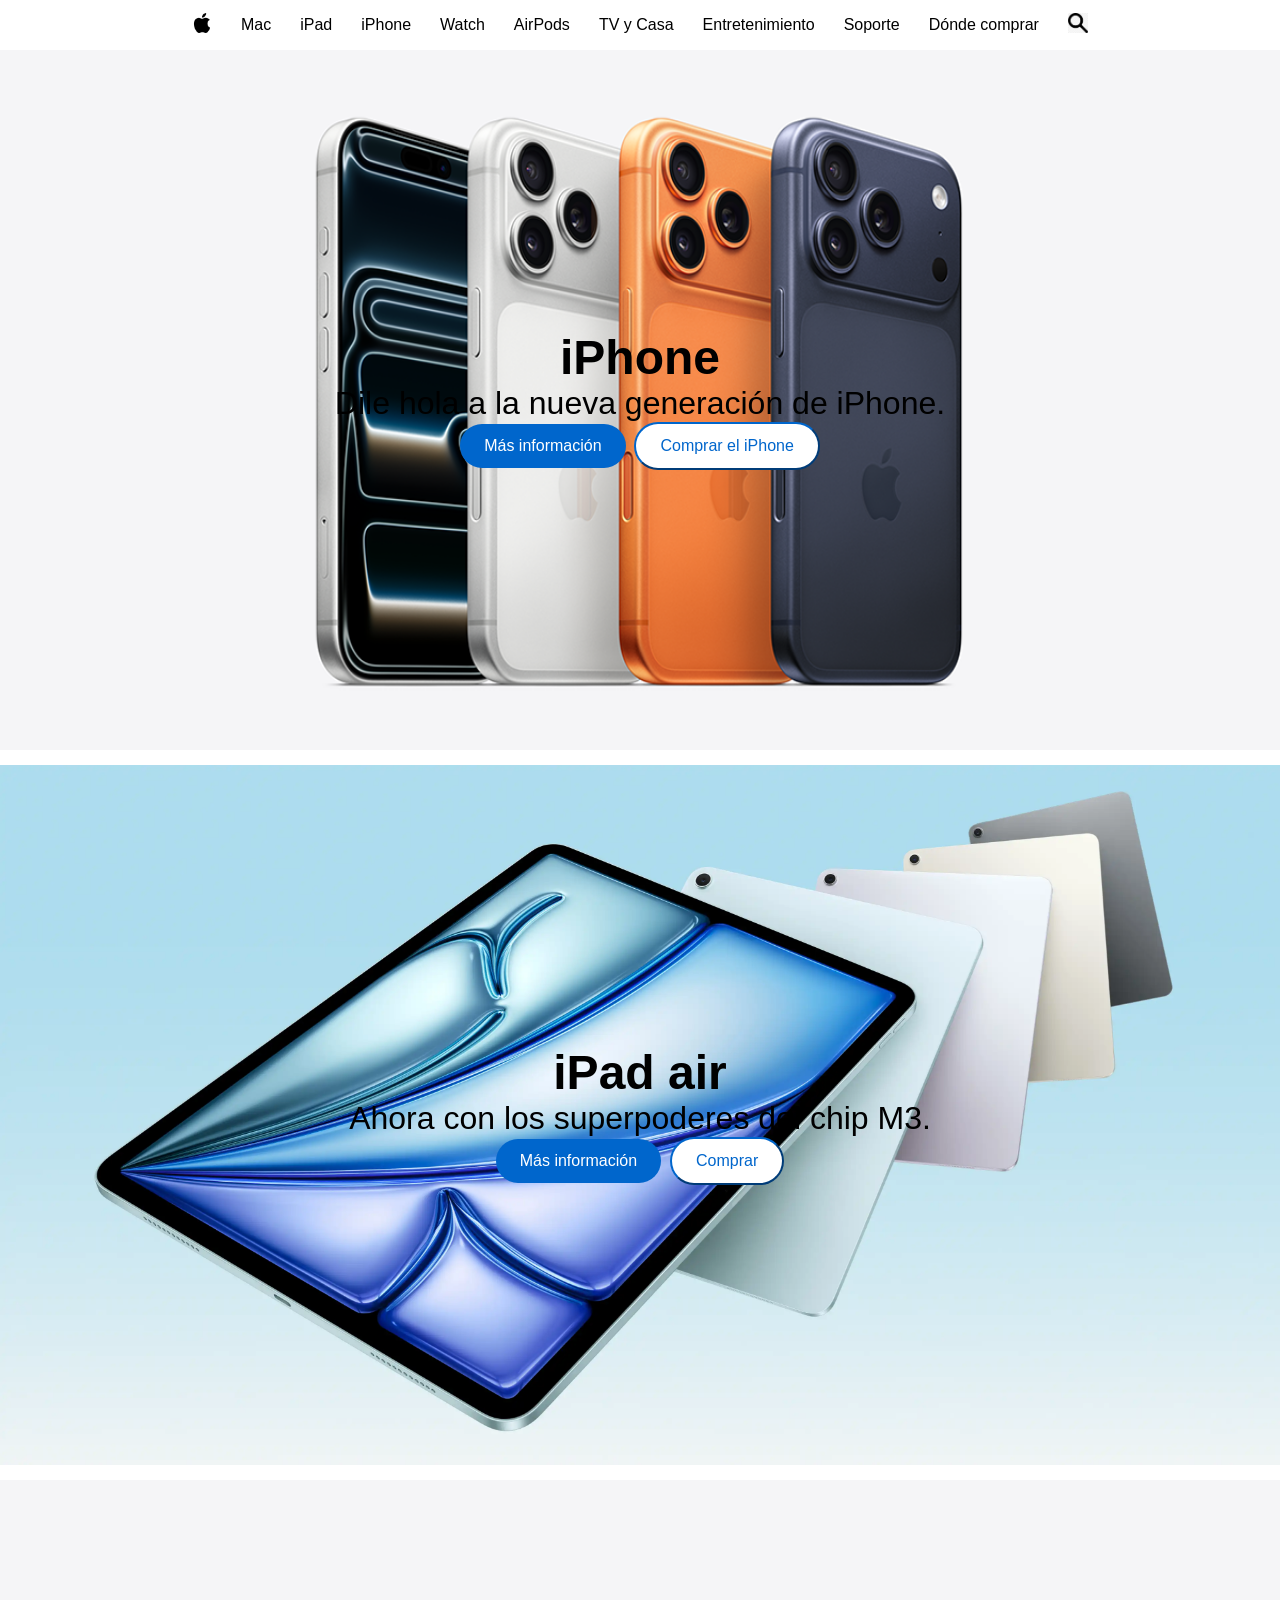
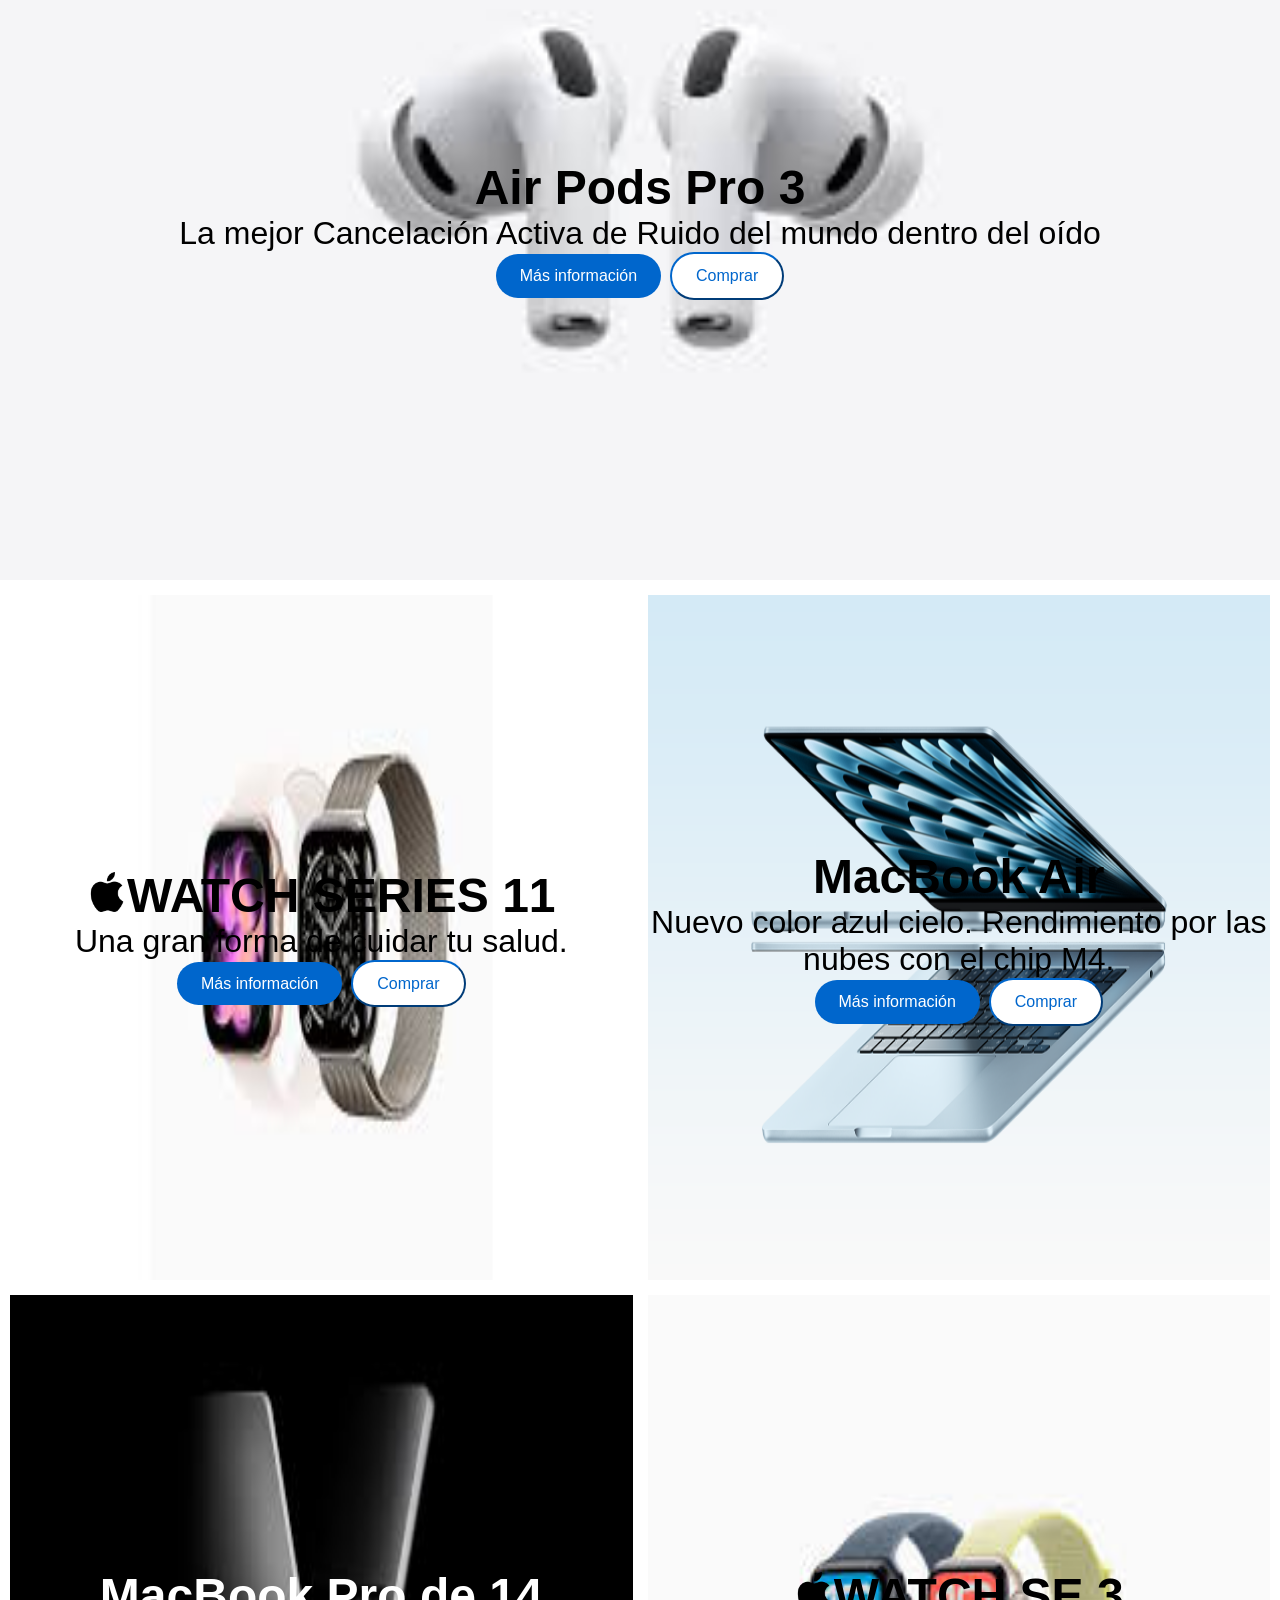
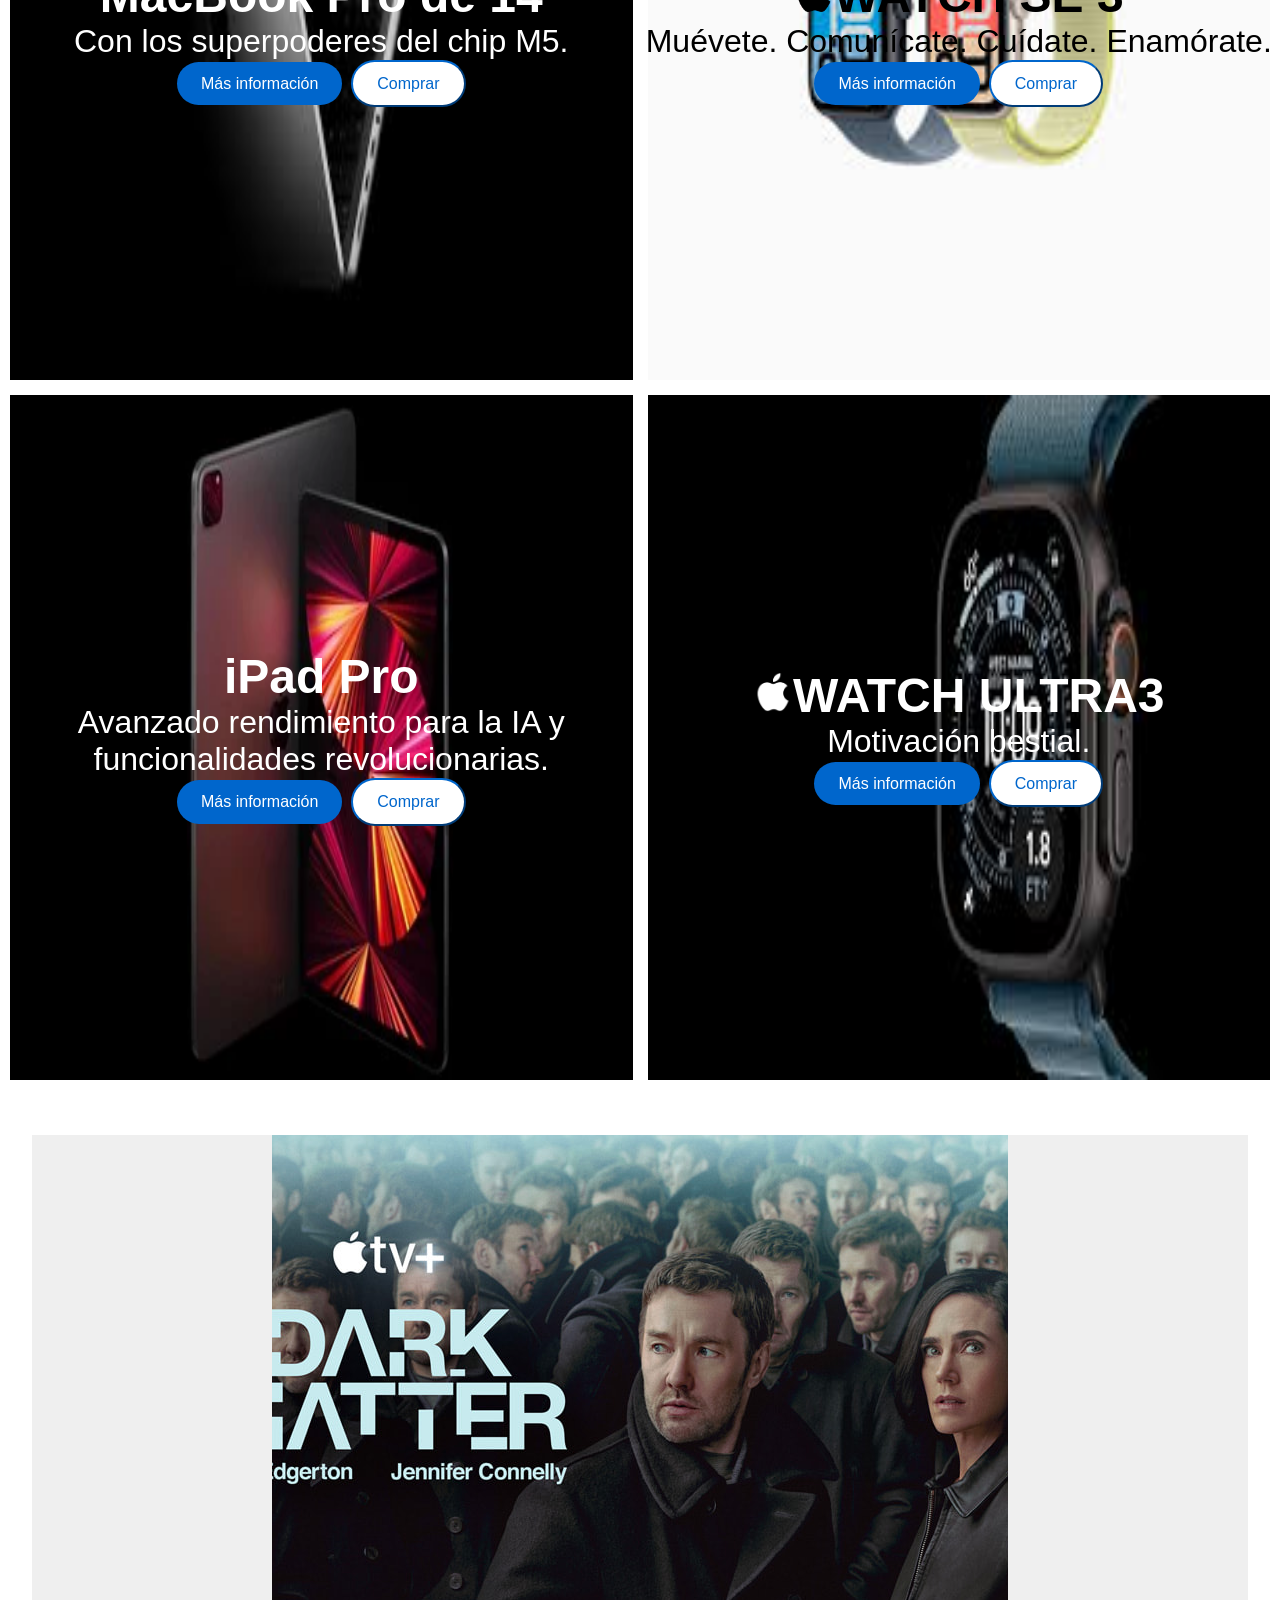
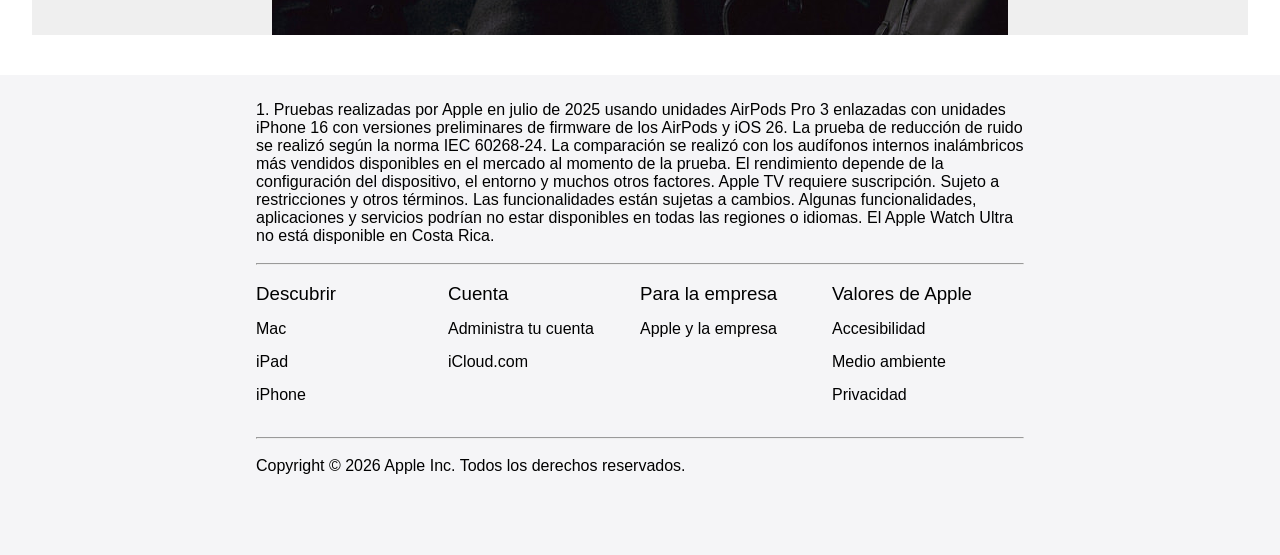
<file: index.html>
<!DOCTYPE html>
<html lang="en">
<head>
    <meta charset="UTF-8">
    <title>Apple</title>

    <link rel="stylesheet" href="estilos.css">
</head>
<body>
    <h1>Apple</h1>
    <!-- navegacion -->
    <header>
        <nav>
            <ul>
                <li><img src="img/apple-logo.png" width="20px" alt=""></li>
                <li><a href="#mac">Mac</a></li>
                <li><a href="#ipad">iPad</a></li>
                <li><a href="#iphone">iPhone</a></li>
                <li><a href="#watch">Watch</a></li>
                <li><a href="#airpods">AirPods</a></li>
                <li><a href="#tv">TV y Casa</a></li>
                <li><a href="#tv">Entretenimiento</a></li>
                <li><a href="soporte.html">Soporte</a></li>
                <li><a href="comprar.html">Dónde comprar</a></li>
                <li><img src="img/buscar.png" style="border-color: white;" width="20px" alt=""></li>
            </ul>
        </nav>
    </header>
    <main>
        <!-- primera seccion -->
        <section>
            <div class="seccion" id="iphone">
                <img src="img/foto1.png" alt="">
                <div class="contenido">
                    <h2>iPhone</h2>
                    <p>Dile hola a la nueva generación de iPhone.</p>
                    <button class="btn1">
                        <p>Más información</p>
                    </button>
                    <button class="btn2">
                        <p>Comprar el iPhone</p>
                    </button>
                </div>
            </div>
            <div class="seccion" id="ipad">
                <img src="img/ipadair.png" alt="">
                <div class="contenido">
                    <h2>iPad air</h2>
                    <p>Ahora con los superpoderes del chip M3.</p>
                    <button class="btn1">
                        <p>Más información</p>
                    </button>
                    <button class="btn2">
                        <p>Comprar</p>
                    </button>
                </div>
            </div>
            <div class="seccion" id="airpods">
                <img src="img/foto3.jpg" alt="">
                <div class="contenido">
                    <h2>Air Pods Pro 3</h2>
                    <p>La mejor Cancelación Activa de Ruido del mundo dentro del oído</p>
                    <button class="btn1">
                        <p>Más información</p>
                    </button>
                    <button class="btn2">
                        <p>Comprar</p>
                    </button>
                </div>
            </div>
        </section>
        <!-- seccion grid -->
        <section class="contenedor-grid">
            <div class="seccion-grid" id="watch">
                <img src="img/grid1.jpg" alt="">
                <div class="grid">
        
                    <h2><img src="img/apple-logo.png" width="40px" alt=""><strong>WATCH</strong> SERIES 11</h2>
                    <p>Una gran forma de cuidar tu salud.</p>
                    <button class="btn1">
                        <p>Más información</p>
                    </button>
                    <button class="btn2">
                        <p>Comprar</p>
                    </button>
                </div>
            </div>
            <div class="seccion-grid" id="mac">
                <img src="img/grid2.png" alt="">
                <div class="grid">
         
                    <h2>MacBook Air</h2>
                    <p>Nuevo color azul cielo. Rendimiento por las nubes con el chip M4.</p>
                    <button class="btn1">
                        <p>Más información</p>
                    </button>
                    <button class="btn2">
                        <p>Comprar</p>
                    </button>
                </div>
            </div>
            <div class="seccion-grid">
                <img src="img/grid3.jpg" alt="">
                <div class="grid" style="color: white;">
            
                    <h2>MacBook Pro de 14</h2>
                    <p>Con los superpoderes del chip M5.</p>
                    <button class="btn1">
                        <p>Más información</p>
                    </button>
                    <button class="btn2">
                        <p>Comprar</p>
                    </button>
                </div>
            </div>
            <div class="seccion-grid">
                <img src="img/grid4.jpg" alt="">
                <div class="grid">
       
                    <h2><img src="img/apple-logo.png" width="40px" alt=""><strong>WATCH</strong> SE 3</h2>
                    <p>Muévete. Comunícate. Cuídate. Enamórate.</p>
                    <button class="btn1">
                        <p>Más información</p>
                    </button>
                    <button class="btn2">
                        <p>Comprar</p>
                    </button>
                </div>
            
            </div>
            <div class="seccion-grid">
                <img src="img/grid5.png" alt="">
                <div class="grid" style="color: white;">
              
                    <h2>iPad Pro</h2>
                    <p>Avanzado rendimiento para la IA y funcionalidades revolucionarias.</p>
                    <button class="btn1">
                        <p>Más información</p>
                    </button>
                    <button class="btn2">
                        <p>Comprar</p>
                    </button>
                </div>
            </div>
            <div class="seccion-grid">
                <img src="img/grid6.jpg" alt="">
                <div class="grid" style="color: white;">
         
                    <h2><img src="img/apple-logo-blanco.png" width="40px" alt=""><strong>WATCH</strong> ULTRA3</h2>
                    <p>Motivación bestial.</p>
                    <button class="btn1">
                        <p>Más información</p>
                    </button>
                    <button class="btn2">
                        <p>Comprar</p>
                    </button>
                </div>
            </div>
        </section>
        <!-- carrusel -->
        <section class="carrusel" id="tv">
            <div class="track">
                <article class="slide">
                    <img src="img/peli1.jpg" alt="">
                </article>
                <article class="slide">
                    <img src="img/peli2.jpg" alt="">
                </article>
                <article class="slide">
                    <img src="img/peli3.jpg" alt="">
                </article>
                <article class="slide">
                    <img src="img/peli4.jpg" alt="">
                </article>
                <article class="slide">
                    <img src="img/peliii5.jpg" alt="">
                </article>
            </div>
            <button class="btn antes"></button>
            <button class="btn siguiente"></button>
        </section>
    </main>
    <footer>
        <p>1. Pruebas realizadas por Apple en julio de 2025 usando unidades AirPods Pro 3 enlazadas con unidades iPhone 16 con versiones preliminares de firmware de los AirPods y iOS 26. La prueba de reducción de ruido se realizó según la norma IEC 60268-24. La comparación se realizó con los audífonos internos inalámbricos más vendidos disponibles en el mercado al momento de la prueba. El rendimiento depende de la configuración del dispositivo, el entorno y muchos otros factores.
Apple TV requiere suscripción. Sujeto a restricciones y otros términos.
Las funcionalidades están sujetas a cambios. Algunas funcionalidades, aplicaciones y servicios podrían no estar disponibles en todas las regiones o idiomas.
El Apple Watch Ultra no está disponible en Costa Rica.
        </p>
        <br>
        <hr>
        <br>
        <div class="grid-footer">
            <div>
                <h3>Descubrir</h3>
                <ul>
                    <li>Mac</li>
                    <li>iPad</li>
                    <li>iPhone</li>
                </ul>
            </div>
            <div>
                <h3>Cuenta</h3>
                <ul>
                    <li>Administra tu cuenta</li>
                    <li>iCloud.com</li>
                </ul>
            </div>
            <div>
                <h3>Para la empresa</h3>
                <ul>
                    <li>Apple y la empresa</li>
                </ul>
            </div>
            <div>
                <h3>Valores de Apple</h3>
                <ul>
                    <li>Accesibilidad</li>
                    <li>Medio ambiente</li>
                    <li>Privacidad</li>
                </ul>
            </div>
        </div>
        <br>
        <hr>
        <br>
        <p>Copyright © 2026 Apple Inc. Todos los derechos reservados.</p>
    </footer>

    <script type="text/javascript" src="js/main.js"></script>
</body>
</html>
</file>
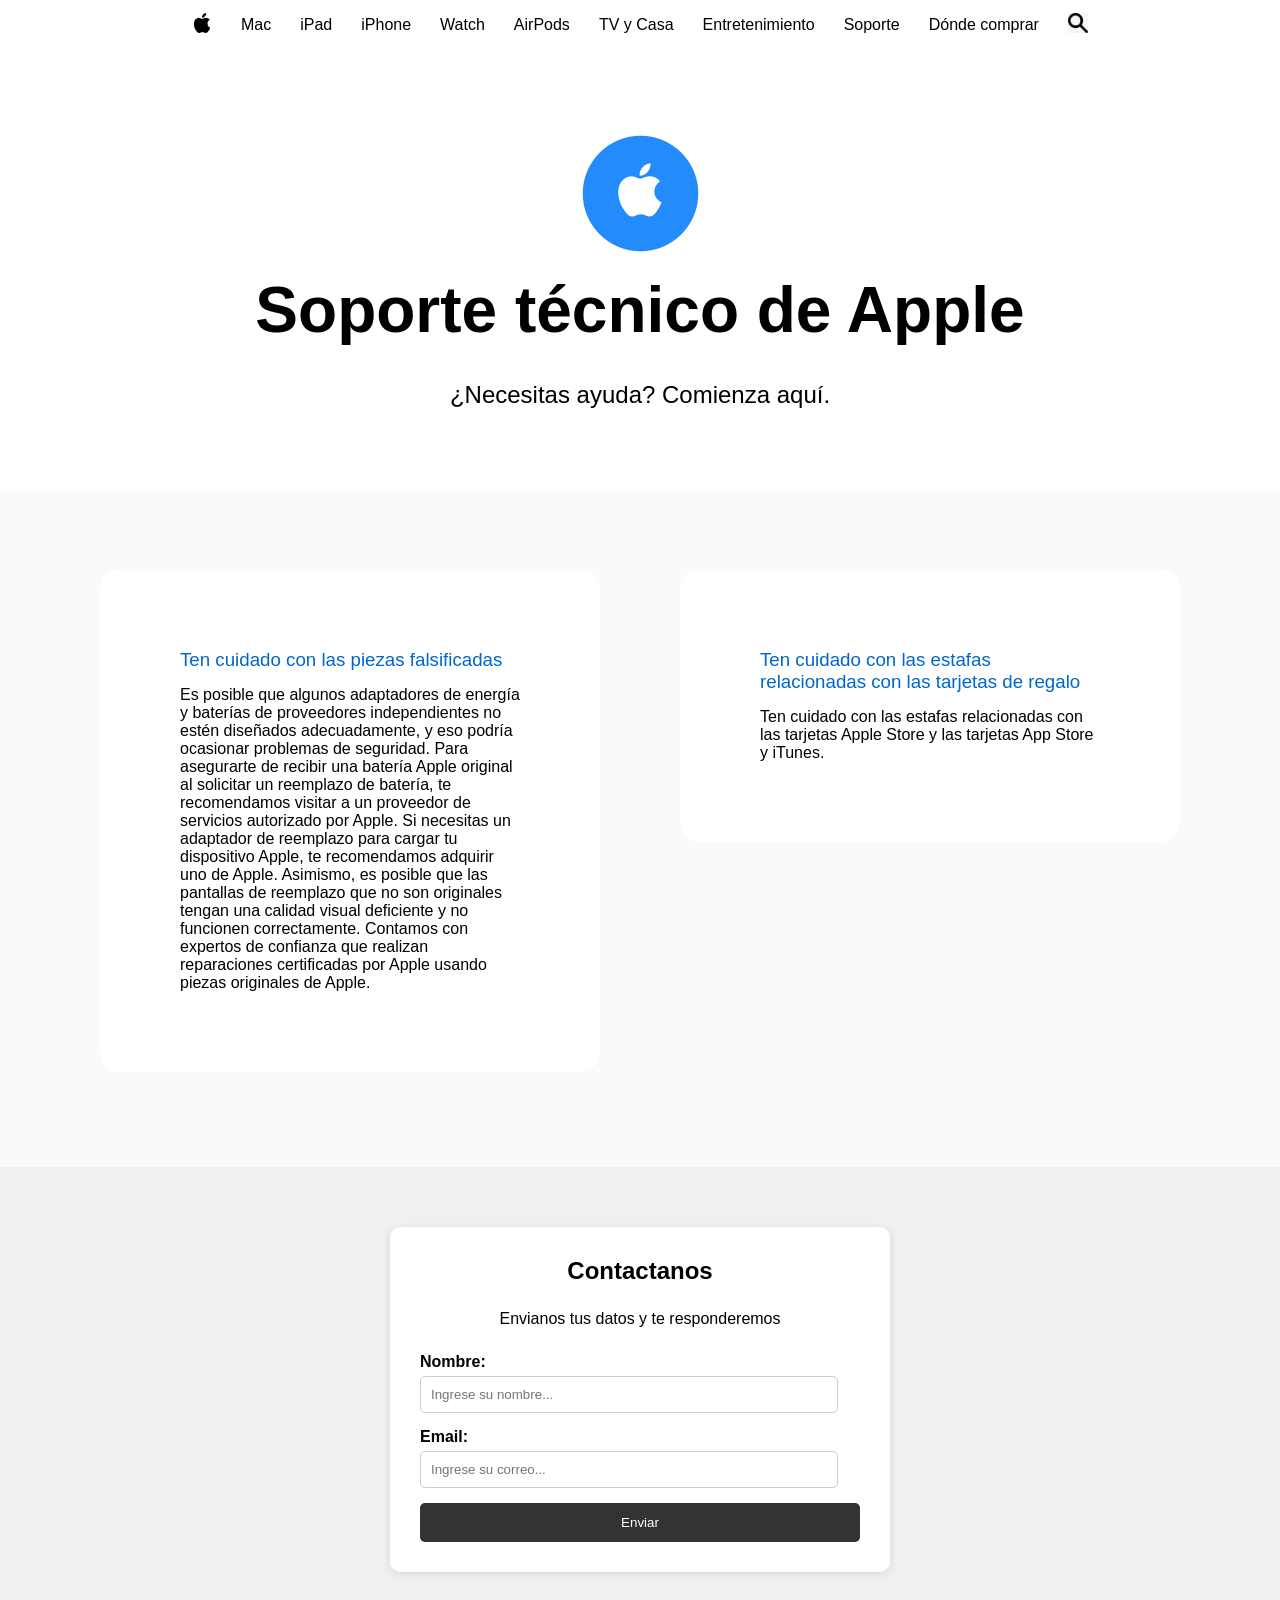
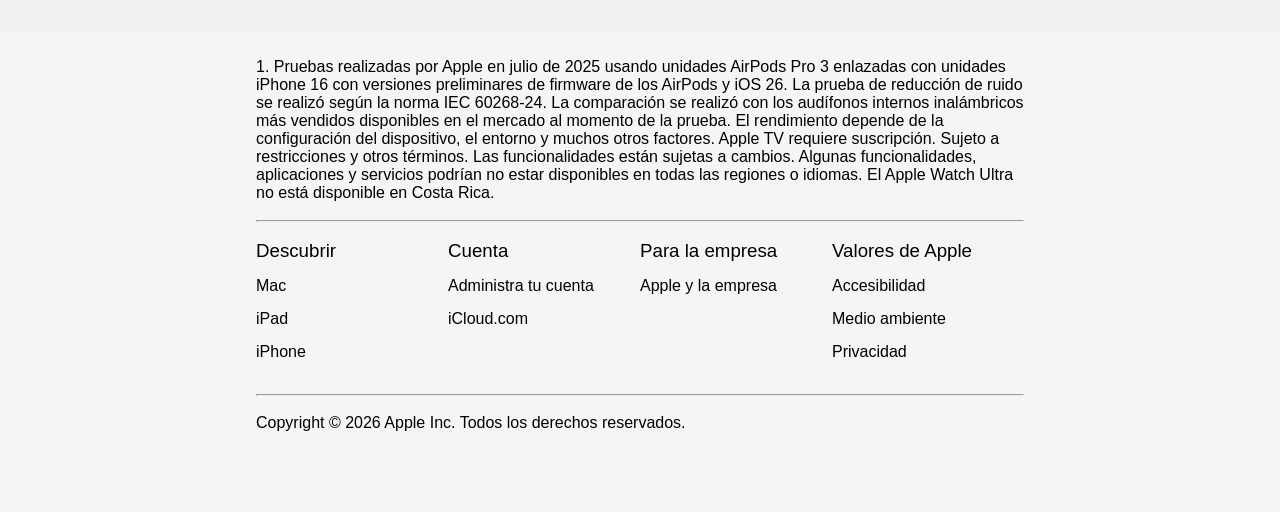
<file: soporte.html>
<!DOCTYPE html>
<html lang="en">
<head>
    <meta charset="UTF-8">
    <meta name="viewport" content="width=device-width, initial-scale=1.0">
    <title>Soporte</title>

    <link rel="stylesheet" href="estilos.css">
</head>
<body>
    <h1>Apple</h1>
    <header>
        <nav>
            <ul>
                <li><img src="img/apple-logo.png" width="20px" alt=""></li>
                <li><a href="#mac">Mac</a></li>
                <li><a href="#ipad">iPad</a></li>
                <li><a href="#iphone">iPhone</a></li>
                <li><a href="#watch">Watch</a></li>
                <li><a href="#airpods">AirPods</a></li>
                <li><a href="#tv">TV y Casa</a></li>
                <li><a href="#tv">Entretenimiento</a></li>
                <li><a href="soporte.html">Soporte</a></li>
                <li><a href="comprar.html">Dónde comprar</a></li>
                <li><img src="img/buscar.png" style="border-color: white;" width="20px" alt=""></li>
            </ul>
        </nav>
    </header>
 
    <main>
        <section class="soporte">
            <img src="img/logo-azul.png" alt="" width="159px">
            <h2>Soporte técnico de Apple</h2>
            <p>¿Necesitas ayuda? Comienza aquí.</p>          
        </section>
        <section class="fichas-soporte">
            <div class="articulo">
                <article>
                    <h3>Ten cuidado con las piezas falsificadas</h3>
                    <p>Es posible que algunos adaptadores de energía y baterías de proveedores independientes no estén diseñados adecuadamente, y eso podría ocasionar problemas de seguridad. Para asegurarte de recibir una batería Apple original al solicitar un reemplazo de batería, te recomendamos visitar a un proveedor de servicios autorizado por Apple. Si necesitas un adaptador de reemplazo para cargar tu dispositivo Apple, te recomendamos adquirir uno de Apple.
    Asimismo, es posible que las pantallas de reemplazo que no son originales tengan una calidad visual deficiente y no funcionen correctamente. Contamos con expertos de confianza que realizan reparaciones certificadas por Apple usando piezas originales de Apple.</p>
                </article>
            </div>
            <div class="articulo">
                <article>
                    <h3>Ten cuidado con las estafas relacionadas con las tarjetas de regalo</h3>
                    <p>Ten cuidado con las estafas relacionadas con las tarjetas Apple Store y las tarjetas App Store y iTunes.</p>
                </article>
            </div>
        </section>
        <section id="contacto">
            <div class="container">
                <h2>Contactanos</h2>
                <p>Envianos tus datos y te responderemos</p>
                <form action="#">
                    <label for="nombre">Nombre:</label>
                    <input type="text" placeholder="Ingrese su nombre...">
 
                    <label for="email">Email:</label>
                    <input type="email" placeholder="Ingrese su correo...">
                   
                    <button type="submit">Enviar</button>
                </form>
            </div>
        </section>
    </main>
 
    <footer>
        <p>1. Pruebas realizadas por Apple en julio de 2025 usando unidades AirPods Pro 3 enlazadas con unidades iPhone 16 con versiones preliminares de firmware de los AirPods y iOS 26. La prueba de reducción de ruido se realizó según la norma IEC 60268-24. La comparación se realizó con los audífonos internos inalámbricos más vendidos disponibles en el mercado al momento de la prueba. El rendimiento depende de la configuración del dispositivo, el entorno y muchos otros factores.
Apple TV requiere suscripción. Sujeto a restricciones y otros términos.
Las funcionalidades están sujetas a cambios. Algunas funcionalidades, aplicaciones y servicios podrían no estar disponibles en todas las regiones o idiomas.
El Apple Watch Ultra no está disponible en Costa Rica.
        </p>
        <br>
        <hr>
        <br>
        <div class="grid-footer">
            <div>
                <h3>Descubrir</h3>
                <ul>
                    <li>Mac</li>
                    <li>iPad</li>
                    <li>iPhone</li>
                </ul>
            </div>
            <div>
                <h3>Cuenta</h3>
                <ul>
                    <li>Administra tu cuenta</li>
                    <li>iCloud.com</li>
                </ul>
            </div>
            <div>
                <h3>Para la empresa</h3>
                <ul>
                    <li>Apple y la empresa</li>
                </ul>
            </div>
            <div>
                <h3>Valores de Apple</h3>
                <ul>
                    <li>Accesibilidad</li>
                    <li>Medio ambiente</li>
                    <li>Privacidad</li>
                </ul>
            </div>
        </div>
        <br>
        <hr>
        <br>
        <p>Copyright © 2026 Apple Inc. Todos los derechos reservados.</p>
    </footer>
</body>
</html>
</file>
<file: estilos.css>
*{
    padding: 0;
    margin: 0;
    box-sizing: border-box;
    font-family: -apple-system, BlinkMacSystemFont, "Segoe UI", Roboto, Arial, sans-serif;
}

body{
    width: 100vw;
}
h1{
    display: none;
}
/* nav */
li{
    list-style: none;
    font-weight: 300;
}
nav{
    height: 50px;
}
nav > ul  {
    padding-left: 15%;
    padding-right: 15%;
    display: flex;
    justify-content: space-between;
    align-items: center;
    height: 100%;
}
/* seccion 1 */
.seccion {
    height: 700px;   

    display: flex;
    justify-content: center;
    align-items: center;
    text-align: center;
    font-size: 2em;
}

.btn1 {
    padding: 0.8em 1.5em;
    font-size: 16px;
    border: none;
    border-radius: 30px;
    cursor: pointer;
    color: white;
    background-color: #06c;
}
.btn2 {
    padding: 0.8em 1.5em;
    font-size: 16px;
    border-color: #06c;
    border-width: 2px;
    border-radius: 30px;
    cursor: pointer;
    color: #06c;
    background-color: white;
}
section > div{
    margin-bottom: 15px;
}
.seccion > img {
    width: 100%;
    height: 100%;
}
.contenido {
    position: absolute;
}
/* seccion grid */

.contenedor-grid {

    display: grid;
    grid-template-columns: repeat(2, 1fr);
    grid-template-rows: 700px 700px 700px;
    margin: 10px;
    column-gap: 15px;
}
.contenedor-grid > div {
    background-color: aqua;
}
.seccion-grid { 
    display: flex;
    justify-content: center;
    align-items: center;
    text-align: center;
    font-size: 2em;
}
.grid {
    position: absolute;
}


.seccion-grid > img {
    width: 100%;
    height: 100%;
}
footer {
    height: 30em;
    background-color: rgb(245, 245, 247);
    padding: 2%;
    padding-left: 20%;
    padding-right: 20%;
}
.grid-footer {
    display: grid;
    grid-template-columns: repeat(4, 1fr);
}
h3{
    font-weight: 400;
}
h3{
    margin-bottom: 15px;
}
.grid-footer li {
    margin-bottom: 15px;
}
@media (max-width:1000px) {
        nav > ul  {
        padding-left: 1%;
        padding-right: 1%;
    }
}
@media (max-width:700px) {
    footer {
        height: 62em;
        padding: 2%;
        padding-left: 10%;
        padding-right: 10%;
    }
    .grid-footer {
        display: grid;
        grid-template-columns: 100%;
    }
    .contenedor-grid {
        grid-template-columns: 100%;
    }
    nav> li {
        display: none;
    }
    nav ul li{
        display: none; 
    }
    nav ul li:first-child{
        display: block;
    }
    
}
.btn1,
.btn2{
    transition: transform 0.2s ease;
}
.btn1:hover,
.btn2:hover{
    transform: scale(1.07);
}
.btn2:hover {
    color: white;
    background-color: #06c;

}
nav ul li{
    transition: transform 0.2s ease;
    cursor: pointer;
}
nav ul li:hover{
    transform: scale(1.1);
}
.grid-footer li{
    cursor: pointer;
}
.grid-footer li:hover{
    text-decoration: underline;
}

/* carrusel */
.carrusel{
    width: 95%;
    max-width: 100%;
    height: 500px;
    margin: 40px auto;
    overflow: hidden;
    position: relative;
}
.track{
    display: flex;
    transition: transform 1s ease;
}
.slide {
    min-width: 100%;
    height: 500px;
    height: 500px;
    display: flex;
    justify-content: center;
    align-items: center;
    font-weight: bold
}
.btn{
    position: absolute;
    max-width: 240px;
    max-height: 510px;
    width: 100%;
    height: 100%;
    top: 50%;
    transform: translateY(-50%);
    border: none;
    cursor: pointer;
}
.antes{
    left: 0px;
}
.siguiente{
    right: 0px;
}
a {
    text-decoration: none;
    color: inherit;
}
/* soporte pagina */
#contacto{
    padding: 60px 20px;
    background-color: #f0f0f0;
}
#contacto .container{
    max-width: 500px;
    margin: auto;
    background: white;
    padding: 30px;
    box-shadow: 0 2px 8px rgba(0,0,0,0.1);
    border-radius: 10px;
}
#contacto h2{
    text-align: center;
    margin-bottom: 25px;
}
#contacto p{
    text-align: center;
    margin-bottom: 25px;
}
form label {
    display: block;
    margin-bottom: 5px;
    font-weight: bold;
}
form input {
    width: 95%;
    padding: 10px;
    margin-bottom: 15px;
    border-radius: 5px;
    border: 1px solid #d4c8c8;
}
form button {
    background-color: #333;
    color: white;
    border: none;
    padding: 12px;
    width: 100%;
    border-radius: 5px;
    cursor: pointer;
   
}
form button:hover{
    transition: 0.5s;
    background-color: #555;
}
.soporte{
    display: flex;
    flex-direction: column;
    align-items: center;
    margin-bottom: 5em;
    margin-top: 4em;
}
.soporte >h2{
    font-size: 64px;
    font-weight: bold;
}
.soporte > p{
    font-size: 24px;
    margin-top: 34px;
}
.fichas-soporte{
    background-color: #fafafc;
    display: flex;
    gap: 5em;
    justify-content: center;
    padding: 5em;
}
.fichas-soporte section{
    border-radius: 20px;
    background-color: white;
}
.articulo{
    flex-direction: row;
    max-width: 500px;
    width: 100%;
    height: 100%;
    padding: 5em;
    background-color: white;
    border-radius: 20px;
}
.articulo  h3 {
    color: #06c;
}
.compra{
    display: flex;
    flex-direction: column;
    padding: 5em 10em;
}
.titulo-compra{
    display: flex;
    justify-content: space-between;
}
.titulo-compra h2{
    font-weight: 610;
    font-size: 4em;
}
.titulo-compra p{
    font-weight: 600;
    font-size: 1.5em;
}
.p-compra{
    width: 400px;
}
.elegir-compra{
    background-color: rgb(245, 245, 247);
    border-radius: 20px;
    margin-top: 2.5em;
}
.elegir-compra > ul{
    display: flex;
    justify-content: space-between;
    padding: 1em 2em;
    font-size: 1.3em;
    font-weight: 700;
}

.elegir-compra ul li{
    transition: transform 0.2s ease;
    cursor: pointer;
}
.elegir-compra ul li:hover{
    transform: scale(1.1);
}
.seccion-disribuidor{
    background-color: white;
    padding: 5em;
}
.seccion-disribuidor h3 {
    font-size: 3em;
    font-weight: bold;
}
.ficha-compra{
    background-color: rgb(245, 245, 247);
}
.seccion-disribuidor p {
    font-size: 1.5em;
    
    margin-bottom: 10px;
}
.seccion-disribuidor > button{
    font-size: 1.2em;
}
</file>
